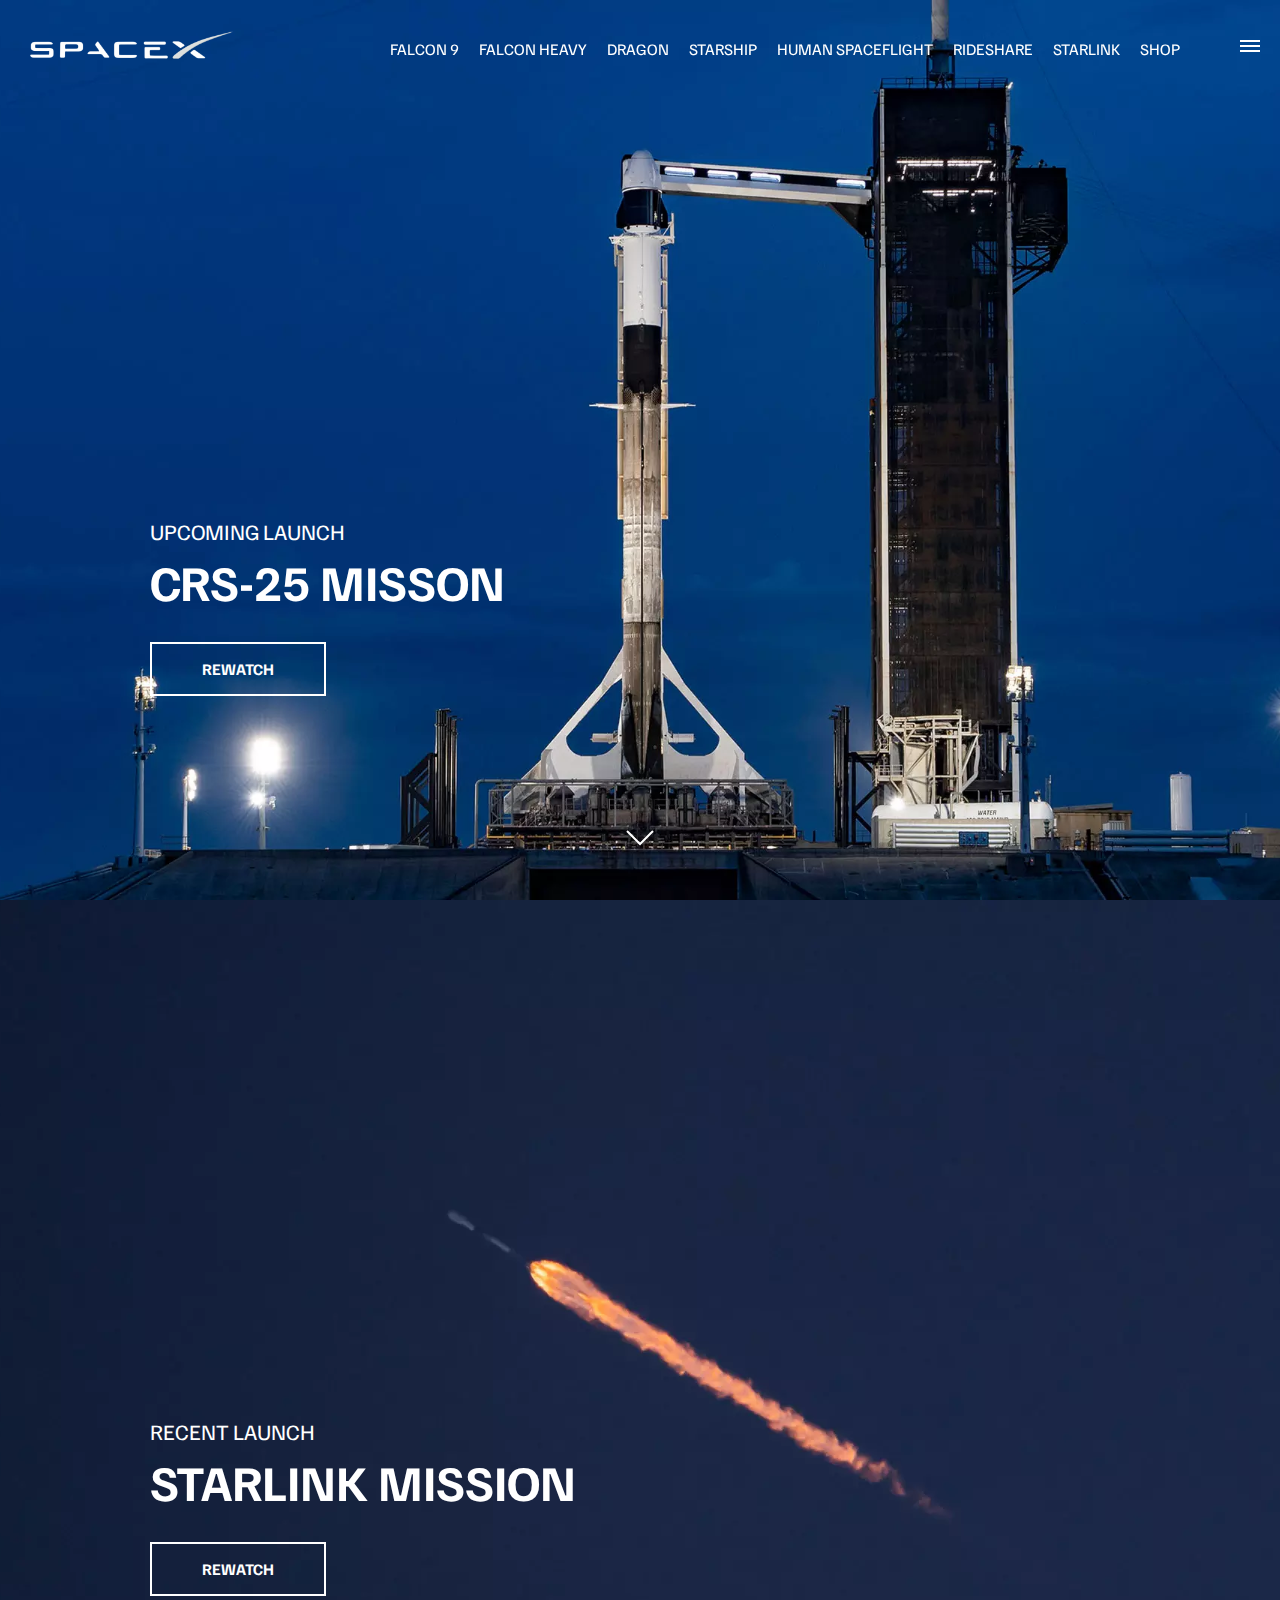
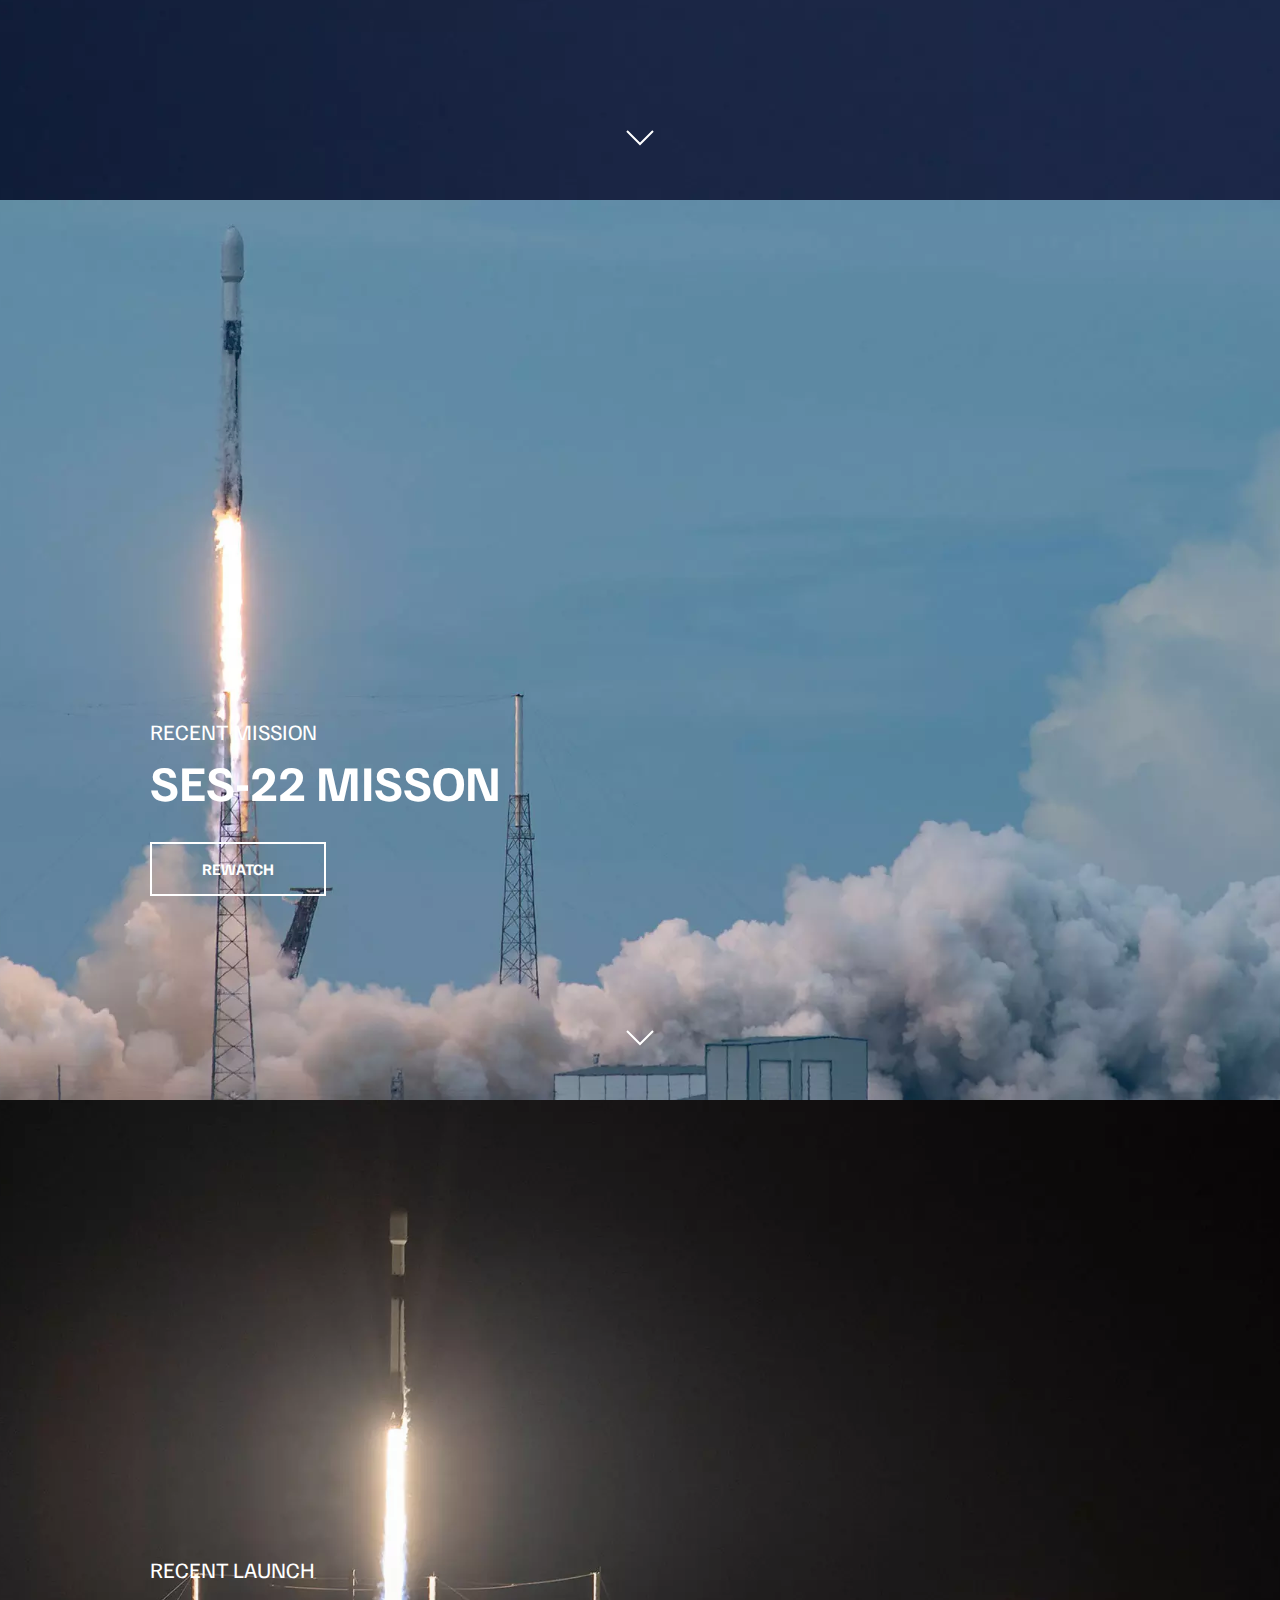
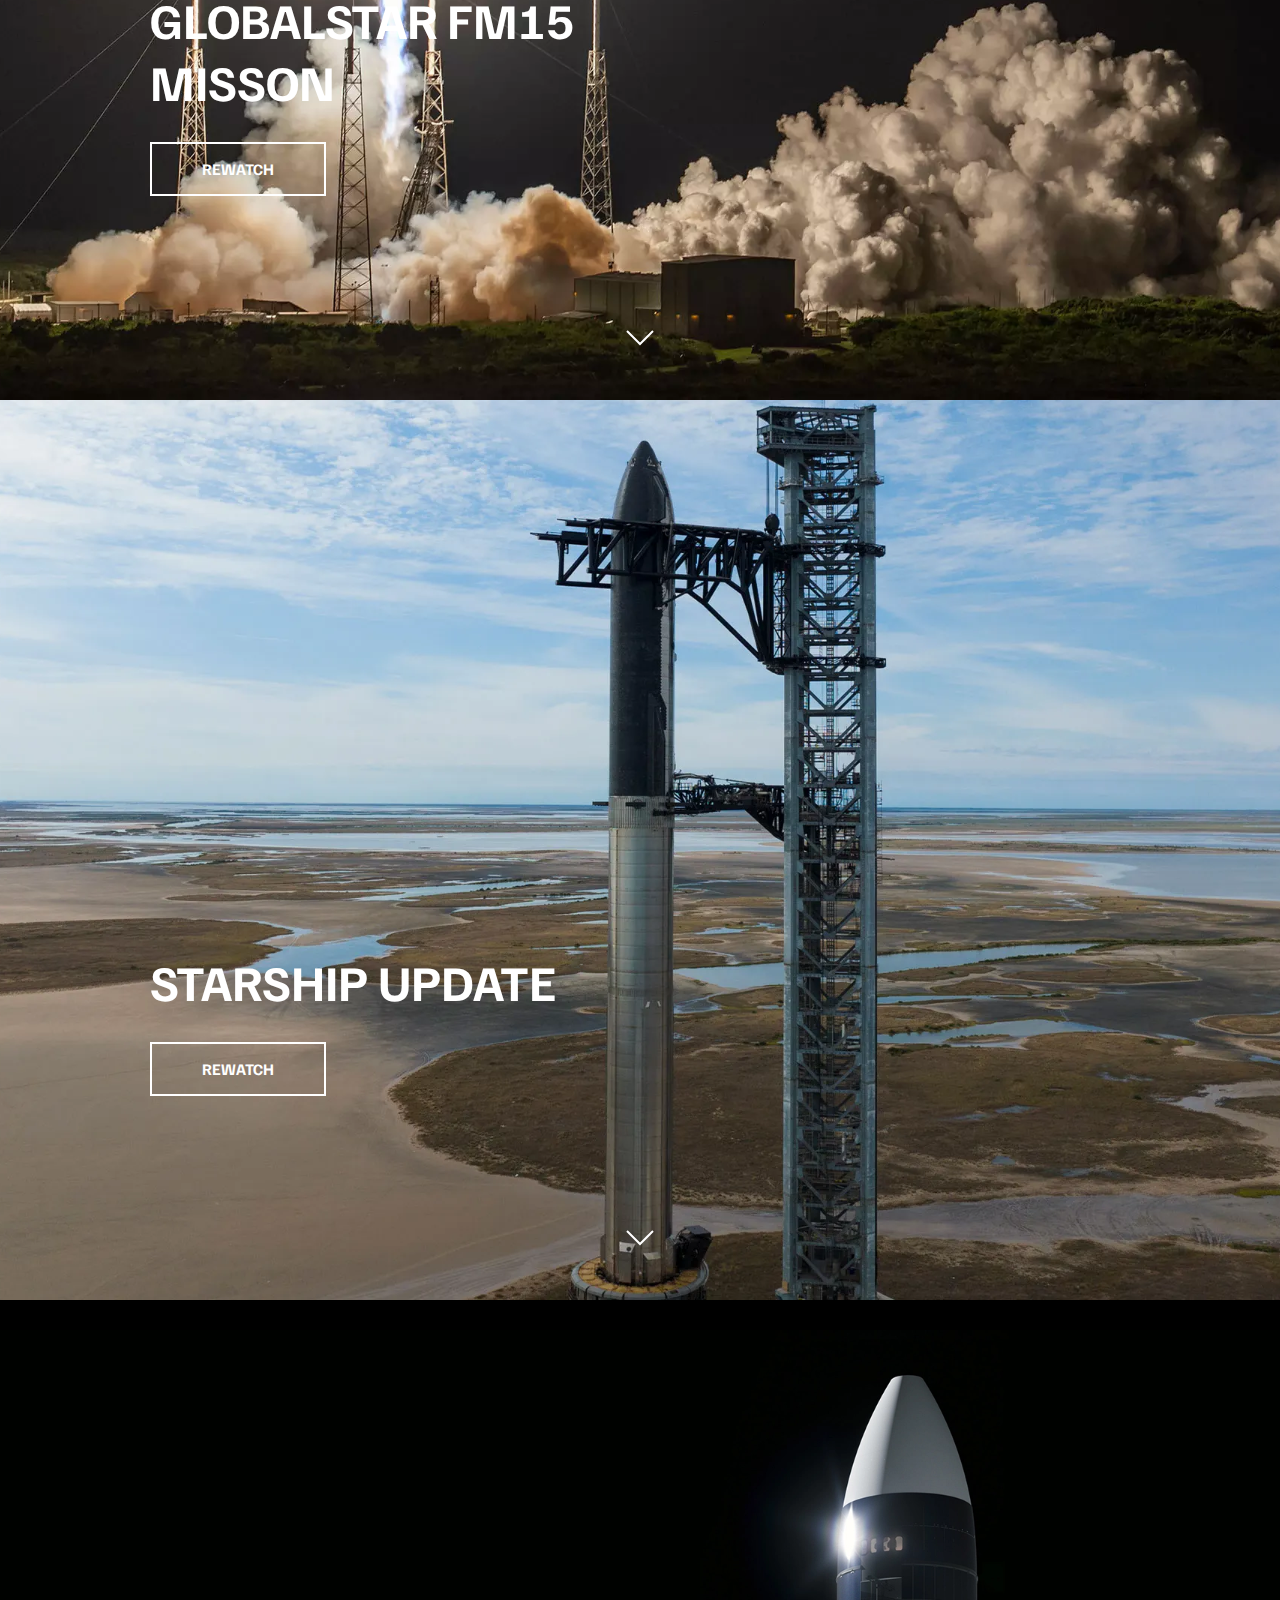
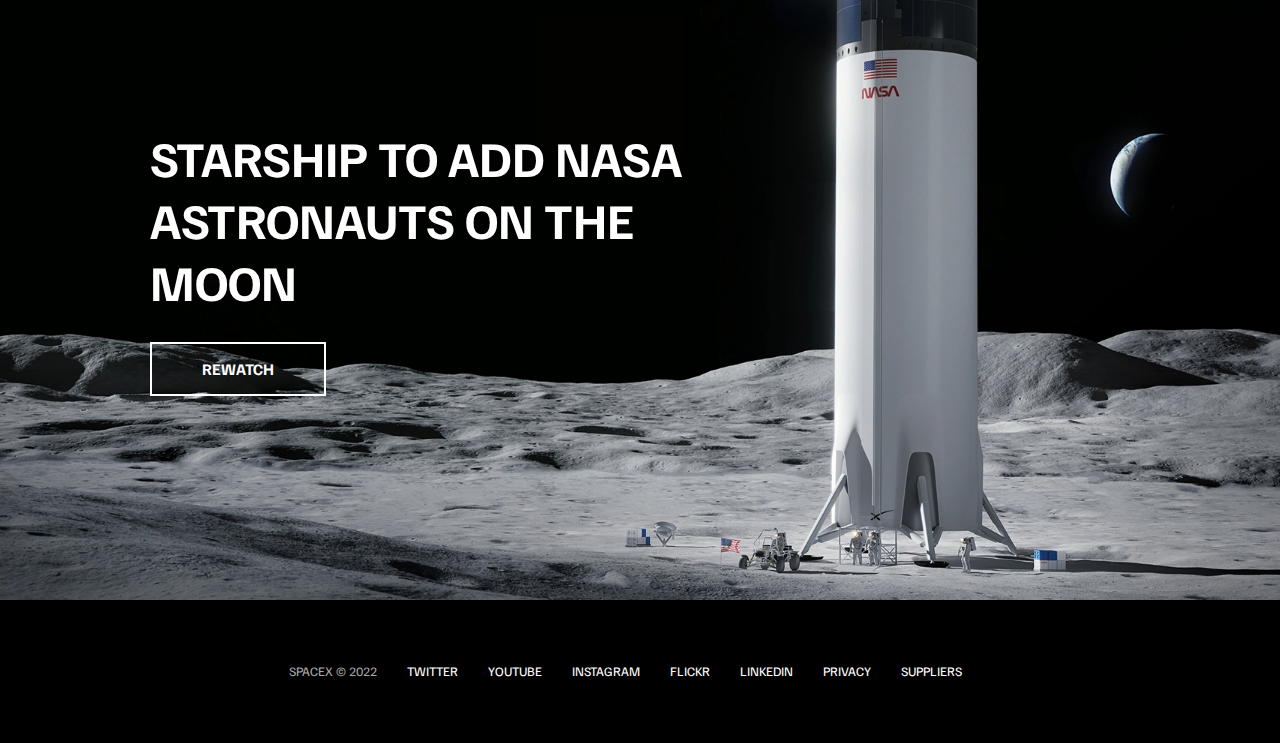
<file: index.html>
<!DOCTYPE html>
<html lang="en">
<head>
    <meta charset="UTF-8">
    <meta http-equiv="X-UA-Compatible" content="IE=edge">
    <meta name="viewport" content="width=device-width, initial-scale=1.0">
    <link rel="stylesheet" href="styles.css">
    <title>SpaceX</title>
</head>
<body>
    <div id="overlay"></div>
    <div id="mobile-menu" class="mobile-main-menu">
        <ul>
            <li><a href="#">Misson</a></li>
            <li><a href="#">Launches</a></li>
            <li><a href="#">Careers</a></li>
            <li><a href="#">Updates</a></li>
            <li><a href="#">Shop</a></li>
            <li class="mobile-only"><a href="falcon9.html">Falcon 9</a></li>
            <li class="mobile-only"><a href="falcon-heavy.html">Falcon Heavy</a></li>
            <li class="mobile-only"><a href="dragon.html">Dragon</a></li>
            <li class="mobile-only"><a href="#">Starship</a></li>
            <li class="mobile-only"><a href="#">Human Spaceflight</a></li>
            <li class="mobile-only"><a href="#">Rideshare</a></li>
            <li class="mobile-only"><a href="#">Starlink</a></li>
        </ul>
    </div>
    <header class="main-header">
        <div class="logo">
            <a href="index.html"><img src="imgs/logo.png" alt="SpaceX Logo"></a>
        </div>
        <nav class="desktop-main-menu">
            <ul>
                <li><a href="falcon9.html">Falcon 9</a></li>
                <li><a href="falcon-heavy.html">Falcon Heavy</a></li>
                <li><a href="dragon.html">Dragon</a></li>
                <li><a href="#">Starship</a></li>
                <li><a href="#">Human Spaceflight</a></li>
                <li><a href="#">Rideshare</a></li>
                <li><a href="#">Starlink</a></li>
                <li><a href="#">Shop</a></li>
            </ul>
        </nav>
    </header>
    <button id="menu-btn" class="hamburger" type="button">
        <span class="hamburger-top"></span>
        <span class="hamburger-middle"></span>
        <span class="hamburger-bottom"></span>
    </button>
    <section class="section-a">
        <div class="section-inner">
            <h4>Upcoming Launch</h4>
            <h2>CRS-25 Misson</h2>
            <a href="#" class="btn">
                <div class="hover"></div>
                <span>Rewatch</span>
            </a>
        </div>
        <div class="scroll-arrow">
            <svg width="30px" height="20px">
                <path stroke="#ffffff" fill ="none" stroke-width="2px"
                d="M2.000,5.000 L15.000,18.000 L28.000,5.000"></path>
            </svg>    
        </div>
    </section>
    <section class="section-b">
        <div class="section-inner">
            <h4>Recent Launch</h4>
            <h2>Starlink Mission</h2>
            <a href="#" class="btn">
                <div class="hover"></div>
                <span>Rewatch</span>
            </a>
        </div>
        <div class="scroll-arrow">
            <svg width="30px" height="20px">
                <path stroke="#ffffff" fill ="none" stroke-width="2px"
                d="M2.000,5.000 L15.000,18.000 L28.000,5.000"></path>
            </svg>    
        </div>
    </section>
    <section class="section-c">
        <div class="section-inner">
            <h4>Recent Mission</h4>
            <h2>SES-22 Misson</h2>
            <a href="#" class="btn">
                <div class="hover"></div>
                <span>Rewatch</span>
            </a>
        </div>
        <div class="scroll-arrow">
            <svg width="30px" height="20px">
                <path stroke="#ffffff" fill ="none" stroke-width="2px"
                d="M2.000,5.000 L15.000,18.000 L28.000,5.000"></path>
            </svg>    
        </div>
    </section>
    <section class="section-d">
        <div class="section-inner">
            <h4>Recent Launch</h4>
            <h2>Globalstar FM15 Misson</h2>
            <a href="#" class="btn">
                <div class="hover"></div>
                <span>Rewatch</span>
            </a>
        </div>
        <div class="scroll-arrow">
            <svg width="30px" height="20px">
                <path stroke="#ffffff" fill ="none" stroke-width="2px"
                d="M2.000,5.000 L15.000,18.000 L28.000,5.000"></path>
            </svg>    
        </div>
    </section>
    <section class="section-e">
        <div class="section-inner">
            <h2>Starship Update</h2>
            <a href="#" class="btn">
                <div class="hover"></div>
                <span>Rewatch</span>
            </a>
        </div>
        <div class="scroll-arrow">
            <svg width="30px" height="20px">
                <path stroke="#ffffff" fill ="none" stroke-width="2px"
                d="M2.000,5.000 L15.000,18.000 L28.000,5.000"></path>
            </svg>    
        </div>
    </section>
    <section class="section-f">
        <div class="section-inner">
            <h2>Starship to add NASA astronauts on the moon</h2>
            <a href="#" class="btn">
                <div class="hover"></div>
                <span>Rewatch</span>
            </a>
        </div>
    </section>
    <footer>
        <ul>
            <li>SpaceX &copy; 2022</li>
            <li><a href="#">Twitter</a></li>
            <li><a href="#">Youtube</a></li>
            <li><a href="#">Instagram</a></li>
            <li><a href="#">Flickr</a></li>
            <li><a href="#">LinkedIn</a></li>
            <li><a href="#">Privacy</a></li>
            <li><a href="#">Suppliers</a></li>
        </ul>
    </footer>
    <script src="main.js"></script>
</body>
</html>
</file>
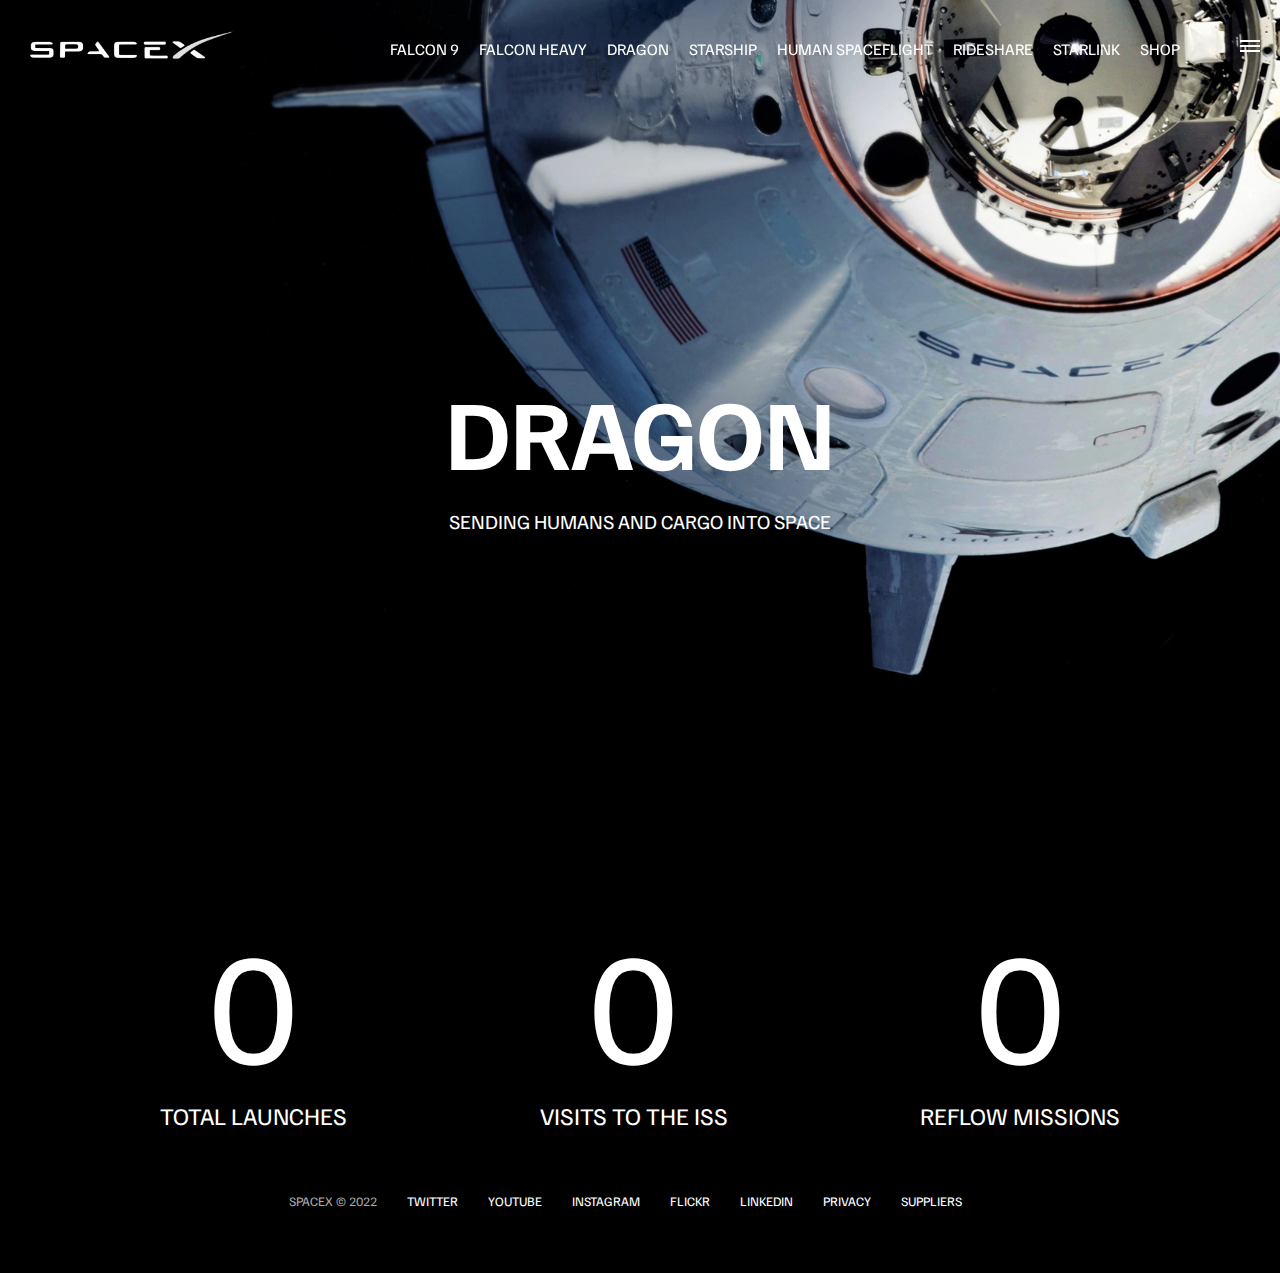
<file: dragon.html>
<!DOCTYPE html>
<html lang="en">
<head>
    <meta charset="UTF-8">
    <meta http-equiv="X-UA-Compatible" content="IE=edge">
    <meta name="viewport" content="width=device-width, initial-scale=1.0">
    <link rel="stylesheet" href="styles.css">
    <title>Dragon</title>
</head>
<body>
    <div id="overlay"></div>
    <div id="mobile-menu" class="mobile-main-menu">
        <ul>
            <li><a href="#">Misson</a></li>
            <li><a href="#">Launches</a></li>
            <li><a href="#">Careers</a></li>
            <li><a href="#">Updates</a></li>
            <li><a href="#">Shop</a></li>
            <li class="mobile-only"><a href="falcon9.html">Falcon 9</a></li>
            <li class="mobile-only"><a href="falcon-heavy.html">Falcon Heavy</a></li>
            <li class="mobile-only"><a href="dragon.html">Dragon</a></li>
            <li class="mobile-only"><a href="#">Starship</a></li>
            <li class="mobile-only"><a href="#">Human Spaceflight</a></li>
            <li class="mobile-only"><a href="#">Rideshare</a></li>
            <li class="mobile-only"><a href="#">Starlink</a></li>
        </ul>
    </div>
    <header class="main-header">
        <div class="logo">
            <a href="index.html"><img src="imgs/logo.png" alt="SpaceX Logo"></a>
        </div>
        <nav class="desktop-main-menu">
            <ul>
                <li><a href="falcon9.html">Falcon 9</a></li>
                <li><a href="falcon-heavy.html">Falcon Heavy</a></li>
                <li><a href="dragon.html">Dragon</a></li>
                <li><a href="#">Starship</a></li>
                <li><a href="#">Human Spaceflight</a></li>
                <li><a href="#">Rideshare</a></li>
                <li><a href="#">Starlink</a></li>
                <li><a href="#">Shop</a></li>
            </ul>
        </nav>
    </header>
    <button id="menu-btn" class="hamburger" type="button">
        <span class="hamburger-top"></span>
        <span class="hamburger-middle"></span>
        <span class="hamburger-bottom"></span>
    </button>
    
    <section class="section-animate bg-dragon"></section>
    <div class="section-inner-center">
        <h3>Dragon</h3>
        <p>Sending humans and cargo into space</p>
    </div>
    <div class="stats">
        <div>
            <span class="counter" data-target="34">0</span>
            <h4>Total Launches</h4>
        </div>
        <div>
            <span class="counter" data-target="31">0</span>
            <h4>Visits to the ISS</h4>
        </div>
        <div>
            <span class="counter" data-target="13">0</span>
            <h4>Reflow Missions</h4>
        </div>
    </div>
    <footer>
        <ul>
            <li>SpaceX &copy; 2022</li>
            <li><a href="#">Twitter</a></li>
            <li><a href="#">Youtube</a></li>
            <li><a href="#">Instagram</a></li>
            <li><a href="#">Flickr</a></li>
            <li><a href="#">LinkedIn</a></li>
            <li><a href="#">Privacy</a></li>
            <li><a href="#">Suppliers</a></li>
        </ul>
    </footer>
    <script src="main.js"></script>
</body>
</html>
</file>
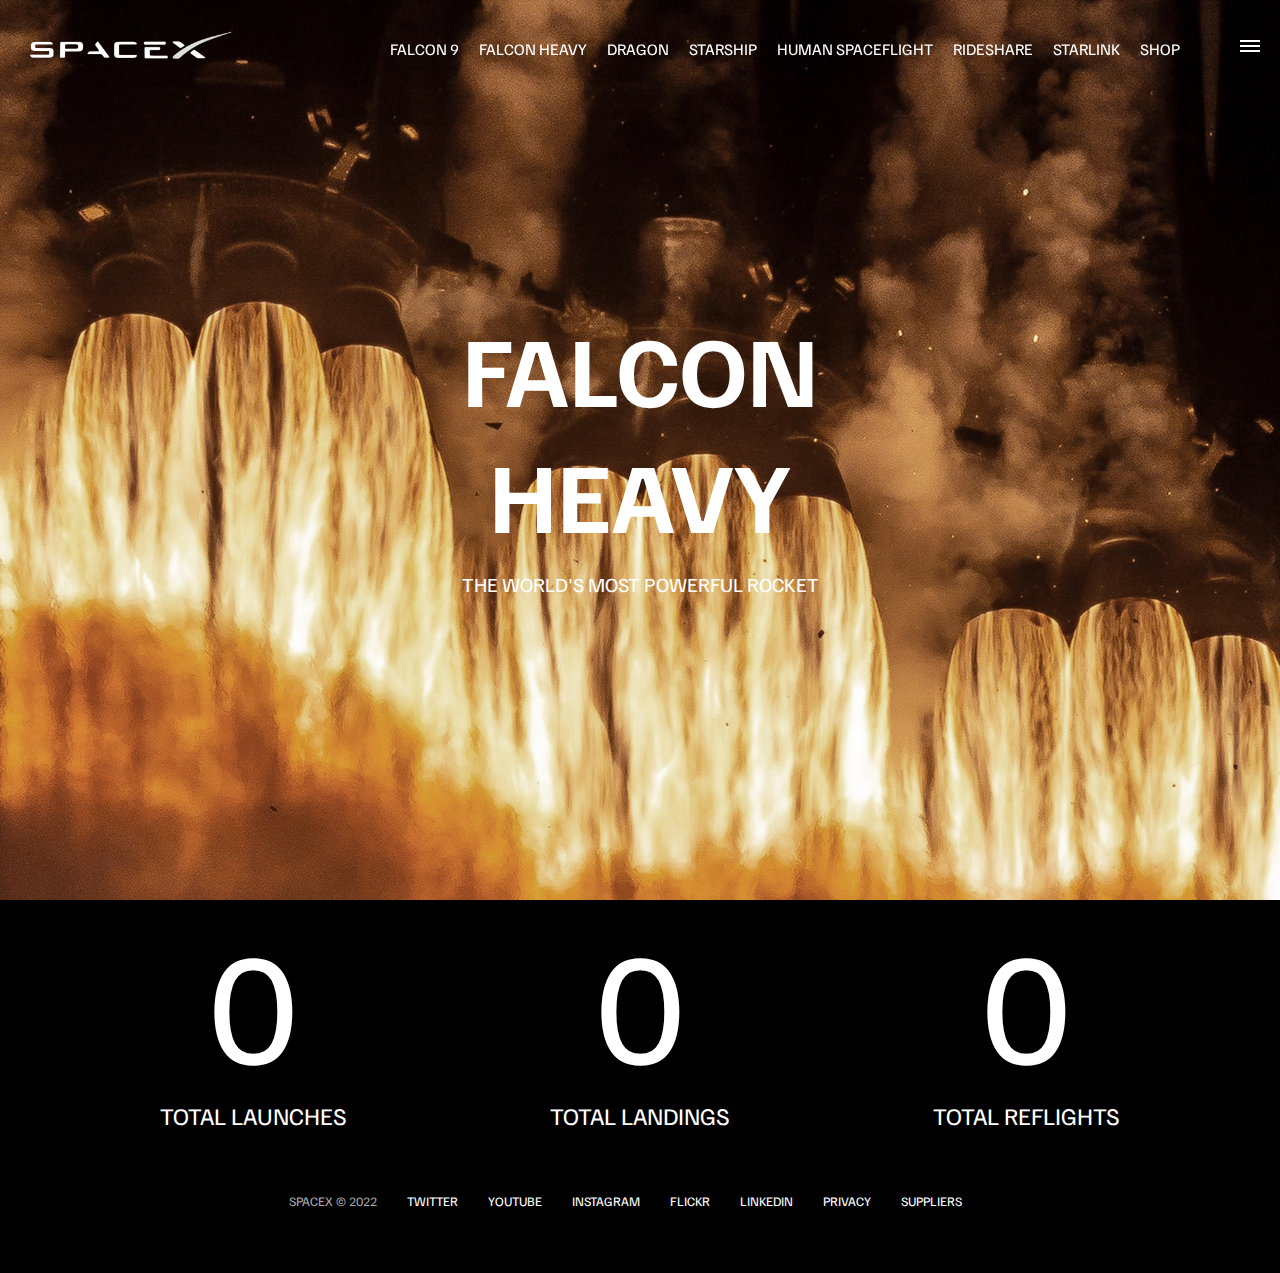
<file: falcon-heavy.html>
<!DOCTYPE html>
<html lang="en">
<head>
    <meta charset="UTF-8">
    <meta http-equiv="X-UA-Compatible" content="IE=edge">
    <meta name="viewport" content="width=device-width, initial-scale=1.0">
    <link rel="stylesheet" href="styles.css">
    <title>Falcon Heavy</title>
</head>
<body>
    <div id="overlay"></div>
    <div id="mobile-menu" class="mobile-main-menu">
        <ul>
            <li><a href="#">Misson</a></li>
            <li><a href="#">Launches</a></li>
            <li><a href="#">Careers</a></li>
            <li><a href="#">Updates</a></li>
            <li><a href="#">Shop</a></li>
            <li class="mobile-only"><a href="falcon9.html">Falcon 9</a></li>
            <li class="mobile-only"><a href="falcon-heavy.html">Falcon Heavy</a></li>
            <li class="mobile-only"><a href="#">Dragon</a></li>
            <li class="mobile-only"><a href="#">Starship</a></li>
            <li class="mobile-only"><a href="#">Human Spaceflight</a></li>
            <li class="mobile-only"><a href="#">Rideshare</a></li>
            <li class="mobile-only"><a href="#">Starlink</a></li>
        </ul>
    </div>
    <header class="main-header">
        <div class="logo">
            <a href="index.html"><img src="imgs/logo.png" alt="SpaceX Logo"></a>
        </div>
        <nav class="desktop-main-menu">
            <ul>
                <li><a href="falcon9.html">Falcon 9</a></li>
                <li><a href="falcon-heavy.html">Falcon Heavy</a></li>
                <li><a href="#">Dragon</a></li>
                <li><a href="#">Starship</a></li>
                <li><a href="#">Human Spaceflight</a></li>
                <li><a href="#">Rideshare</a></li>
                <li><a href="#">Starlink</a></li>
                <li><a href="#">Shop</a></li>
            </ul>
        </nav>
    </header>
    <button id="menu-btn" class="hamburger" type="button">
        <span class="hamburger-top"></span>
        <span class="hamburger-middle"></span>
        <span class="hamburger-bottom"></span>
    </button>
    
    <section class="section-animate bg-falcon-heavy"></section>
    <div class="section-inner-center">
        <h3>Falcon Heavy</h3>
        <p>The world's most powerful rocket</p>
    </div>
    <div class="stats">
        <div>
            <span class="counter" data-target="3">0</span>
            <h4>Total Launches</h4>
        </div>
        <div>
            <span class="counter" data-target="7">0</span>
            <h4>Total Landings</h4>
        </div>
        <div>
            <span class="counter" data-target="4">0</span>
            <h4>Total Reflights</h4>
        </div>
    </div>
    <footer>
        <ul>
            <li>SpaceX &copy; 2022</li>
            <li><a href="#">Twitter</a></li>
            <li><a href="#">Youtube</a></li>
            <li><a href="#">Instagram</a></li>
            <li><a href="#">Flickr</a></li>
            <li><a href="#">LinkedIn</a></li>
            <li><a href="#">Privacy</a></li>
            <li><a href="#">Suppliers</a></li>
        </ul>
    </footer>
    <script src="main.js"></script>
</body>
</html>
</file>
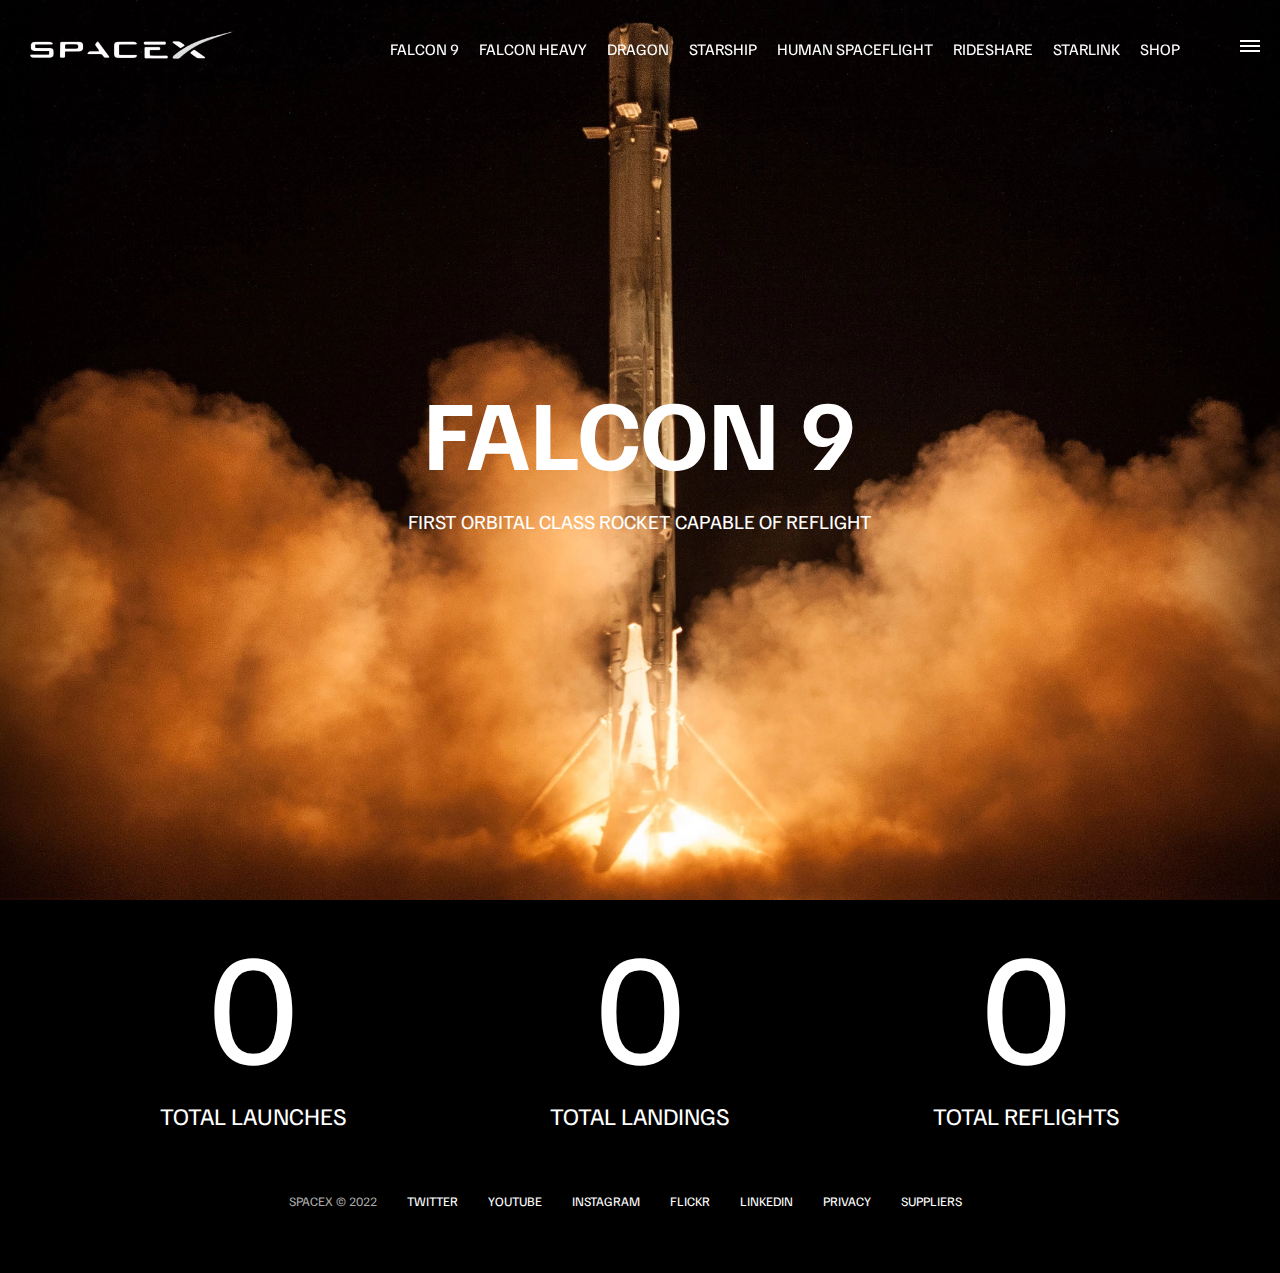
<file: falcon9.html>
<!DOCTYPE html>
<html lang="en">
<head>
    <meta charset="UTF-8">
    <meta http-equiv="X-UA-Compatible" content="IE=edge">
    <meta name="viewport" content="width=device-width, initial-scale=1.0">
    <link rel="stylesheet" href="styles.css">
    <title>Falcon 9</title>
</head>
<body>
    <div id="overlay"></div>
    <div id="mobile-menu" class="mobile-main-menu">
        <ul>
            <li><a href="#">Misson</a></li>
            <li><a href="#">Launches</a></li>
            <li><a href="#">Careers</a></li>
            <li><a href="#">Updates</a></li>
            <li><a href="#">Shop</a></li>
            <li class="mobile-only"><a href="falcon9.html">Falcon 9</a></li>
            <li class="mobile-only"><a href="falcon-heavy.html">Falcon Heavy</a></li>
            <li class="mobile-only"><a href="dragon.html">Dragon</a></li>
            <li class="mobile-only"><a href="#">Starship</a></li>
            <li class="mobile-only"><a href="#">Human Spaceflight</a></li>
            <li class="mobile-only"><a href="#">Rideshare</a></li>
            <li class="mobile-only"><a href="#">Starlink</a></li>
        </ul>
    </div>
    <header class="main-header">
        <div class="logo">
            <a href="index.html"><img src="imgs/logo.png" alt="SpaceX Logo"></a>
        </div>
        <nav class="desktop-main-menu">
            <ul>
                <li><a href="falcon9.html">Falcon 9</a></li>
                <li><a href="falcon-heavy.html">Falcon Heavy</a></li>
                <li><a href="dragon.html">Dragon</a></li>
                <li><a href="#">Starship</a></li>
                <li><a href="#">Human Spaceflight</a></li>
                <li><a href="#">Rideshare</a></li>
                <li><a href="#">Starlink</a></li>
                <li><a href="#">Shop</a></li>
            </ul>
        </nav>
    </header>
    <button id="menu-btn" class="hamburger" type="button">
        <span class="hamburger-top"></span>
        <span class="hamburger-middle"></span>
        <span class="hamburger-bottom"></span>
    </button>
    
    <section class="section-animate bg-falcon-9"></section>
    <div class="section-inner-center">
        <h3>Falcon 9</h3>
        <p>First orbital class rocket capable of reflight</p>
    </div>
    <div class="stats">
        <div>
            <span class="counter" data-target="3">0</span>
            <h4>Total Launches</h4>
        </div>
        <div>
            <span class="counter" data-target="7">0</span>
            <h4>Total Landings</h4>
        </div>
        <div>
            <span class="counter" data-target="4">0</span>
            <h4>Total Reflights</h4>
        </div>
    </div>
    <footer>
        <ul>
            <li>SpaceX &copy; 2022</li>
            <li><a href="#">Twitter</a></li>
            <li><a href="#">Youtube</a></li>
            <li><a href="#">Instagram</a></li>
            <li><a href="#">Flickr</a></li>
            <li><a href="#">LinkedIn</a></li>
            <li><a href="#">Privacy</a></li>
            <li><a href="#">Suppliers</a></li>
        </ul>
    </footer>
    <script src="main.js"></script>
</body>
</html>
</file>
<file: styles.css>
@import url('https://fonts.googleapis.com/css2?family=Dancing+Script&family=Familjen+Grotesk:wght@400;600;700&display=swap');

* , *::before, *::after{
    box-sizing: border-box;
    margin: 0;
    padding: 0;
}

body {
    font-family: 'Familjen Grotesk', sans-serif;
    background: #000;
    color: #fff;
}

a {
    text-decoration: none;
    color: #fff;
}

ul {
    list-style: none;
}

.main-header {
    position: fixed;
    top: 0;
    left: 0;
    width: 100%;
    z-index: 3;
    display: flex;
    justify-content: space-between;
    align-items: center;
    text-transform: uppercase;
    height: 100px;
    padding: 0 30px;
}

.logo {
    width: 210px;
    height: auto;
}

.logo img {
    display: block;
    width: 100%;
    height: auto;
}

.desktop-main-menu {
    margin-right: 50px;
}

.desktop-main-menu ul {
    display: flex;
    flex-direction: row;
}

.desktop-main-menu ul li {
    position: relative;
    margin-right: 20px;
    padding-bottom: 2px;
}

.desktop-main-menu ul li a::after {
    content: '';
    position: absolute;
    bottom: 0;
    left: 0;
    width: 100%;
    height: 1px;
    background: #fff;
    transform: scaleX(0);
    transition: transform 0.6s cubic-bezier(0.19,1,0.22,1);
    transform-origin: right center;
}

.desktop-main-menu ul li a:hover::after {
    transform: scaleX(1);
    transform-origin: left center;
    transition-duration: 0.4s;
}

section {
    position: relative;
    height: 100vh;
    background-position: center center;
    background-repeat: no-repeat;
    background-size: cover;
    text-transform: uppercase;
}

.section-inner {
    position: absolute;
    bottom: 200px;
    left: 150px;
    max-width: 560px;
}

.section-inner h4 {
    font-size: 22px;
    margin-bottom: 5px;
    font-weight: 300;
    animation: fadeInUp 0.5s ease-in-out;
}

.section-inner h2 {
    font-size: 50px;
    font-weight: 700;
    margin-bottom: 20px;
    animation: fadeInUp 0.5s ease-in-out 0.2s;
    animation-fill-mode: both; /*Stop from showing at start*/
}

.section-inner a {
    animation: fadeInUp 0.5s ease-in-out 0.4s;
    animation-fill-mode: both;
}

.section-a {
    background-image: url('../imgs/section-a.webp');
}
.section-b {
    background-image: url('../imgs/section-b.webp');
}
.section-c {
    background-image: url('../imgs/section-c.webp');
}
.section-d {
    background-image: url('../imgs/section-d.webp');
}
.section-e {
    background-image: url('../imgs/section-e.webp');
}
.section-f {
    background-image: url('../imgs/section-f.webp');
}


.btn {
    position: relative;
    display: inline-block;
    cursor: pointer;
    text-align: center;
    min-width: 130px;
    padding: 15px 50px;
    margin-top: 10px;
    border: 2px solid #fff;
    text-transform: uppercase;
    font-weight: bold;
    overflow: hidden;
    z-index: 2;
}

.btn:hover span{
    color: #000;
}

.hover {
    position: absolute;
    top: 0;
    left: 0;
    width: 100%;
    height: 100%;
    background-color: #fff;
    z-index: -1;
    transform: translateY(100%);
    transition: transform 0.6s cubic-bezier(0.19,1,0.22,1);
}

.btn:hover .hover {
    transform: translateY(0);
}

.scroll-arrow {
    position: absolute;
    bottom: 50px;
    left: 50%;
    transform: translateX(-50%);
    animation: fadeBounce 3s infinite;
}

footer {
    position: relative;
    padding: 55px 0;
}

footer ul {
    display: flex;
    flex-direction: row;
    justify-content: center;
    align-items: center;
    flex-wrap: wrap;
}

footer ul li {
    margin-right: 30px;
    color: #aaa;
    text-transform: uppercase;
    font-size: 13px;
    line-height: 2.5;
}

footer ul li a {
    color: #fff;
    transition: color 0.6s;
}

footer ul li a:hover {
    color: #aaa;
}

.hamburger {
    position: fixed;
    top: 40px;
    right: 20px;
    z-index: 10;
    cursor: pointer;
    width: 20px;
    height: 20px;
    background: none;
    border: none;
}

.hamburger-top, .hamburger-middle, .hamburger-bottom {
    position: absolute;
    width: 20px;
    height: 2px;
    top: 0;
    left: 0;
    background: #fff;
    transition: all 0.5s;
}

.hamburger-middle {
    transform: translateY(5px);
}

.hamburger-bottom {
    transform: translateY(10px);
}

.open {
    transform: rotate(90deg);
}

.open .hamburger-top {
    transform: rotate(45deg) translateY(6px) translateX(6px);
}

.open .hamburger-middle {
    display: none;
}

.open .hamburger-bottom {
    transform: rotate(-45deg) translateY(6px) translateX(-6px);
}

.overlay-show {
    position: fixed;
    top: 0;
    left: 0;
    width: 100%;
    height: 100%;
    background-color: rgba(0,0,0,0.5);
    z-index: 3;
}

.stop-scrolling {
    overflow: hidden;

}

/*Hide mobile main menu items*/
.mobile-only {
    display: none;
}

/*Mobile Menu*/
.mobile-main-menu {
    position: fixed;
    top: 0;
    right: 0;
    width: 350px;
    height: 100%;
    z-index: 4;
    background: #000;
    display: flex;
    align-items: center;
    justify-content: center;
    transform: translateX(100%);
    transition: transform 0.6s cubic-bezier(0.19,1,0.22,1);
}

/*Bring menu from right*/

.show-menu {
    transform: translateX(0);
}

.mobile-main-menu ul {
    display: flex;
    flex-direction: column;
    align-items: end;
    justify-content: center;
    padding: 50px;
    width: 100%;
}

.mobile-main-menu ul li {
    margin-bottom: 20px;
    font-size: 18px;
    text-transform: uppercase;
    border-bottom: 1px dotted #555;
    width: 100%;
    text-align: end;
    padding-bottom: 8px;
}

.mobile-main-menu ul li a {
    color: #fff;
    transition: color 0.6s ;
}

.mobile-main-menu ul li a:hover {
    color: #aaa;
}

.bg-falcon-9 {
    background-image: url('../imgs/falcon-9.webp');
}

.bg-falcon-heavy {
    background-image: url('../imgs/falcon-heavy.webp');
}

.bg-dragon {
    background-image: url('../imgs/dragon.webp');
}

.section-animate {
    animation: fadeIn 2s ease-in-out;
}

.section-inner-center {
    position: absolute;
    top: 50%;
    left: 50%;
    transform: translate(-50%, -50%);
    text-transform: uppercase;
    text-align: center;
}

.section-inner-center h3 {
    font-size: 100px;
    margin-bottom: 15px;
    animation: fadeInUp 0.5s ease-in-out;
}

.section-inner-center p {
    font-size: 20px;
    animation: fadeInUp 0.5s ease-in-out 0.2s;
    animation-fill-mode: both;
}

/*Stats*/
.stats {
    max-width: 960px;
    margin: 0 auto;
    display: flex;
    align-items: center;
    justify-content: space-between;
    text-align: center;
    text-transform: uppercase;
}

.stats div span {
    font-size: 160px;
}

.stats div h4 {
    font-size: 24px;
    font-weight: 300;
}

/* Animations */

@keyframes fadeInUp {
    0% {
        opacity: 0;
        transform: translateY(140px);
    }

    100% {
        opacity: 1;
        transform: translateY(0);
    }
}

@keyframes fadeIn {
    0% {
        opacity: 0;
    }

    100% {
        opacity: 1;
    }
}

@keyframes fadeBounce {
    0%,20%,50%,80%,100% {
        opacity: 0;
        transform: translateY(-20px);
    }
    40% {
        transform: translateY(0);
        opacity: 1;
    }
}

/* Media Querries */

@media(max-width: 600px) {
    .section-inner {
        bottom: 75px;
        left: 25px;
    }

    .section-inner h2 {
        font-size: 40px;
    }

    footer ul li:first-child {
        position: absolute;
        top: 30px;
        left: 50%;
        transform: translateX(-50%);
    }

    footer ul li {
        margin-right: 15px;
    }

    .logo {
        width: 150px;
        margin: auto;
    }

    .section-inner-center h3 {
        font-size: 50px;
    }

    .section-inner-center {
        width: 80%;
    }

    .stats {
        flex-direction: column;
    }

    .stats div {
        margin-bottom: 20px;
    }
    
}

@media(max-width: 960px) {
    /* Hide Desktop Menu*/
    .desktop-main-menu {
        display: none;
    }
    .mobile-only {
        display: block;
    }

    .section-inner-center h3 {
        font-size: 75px;
    }


}
</file>
